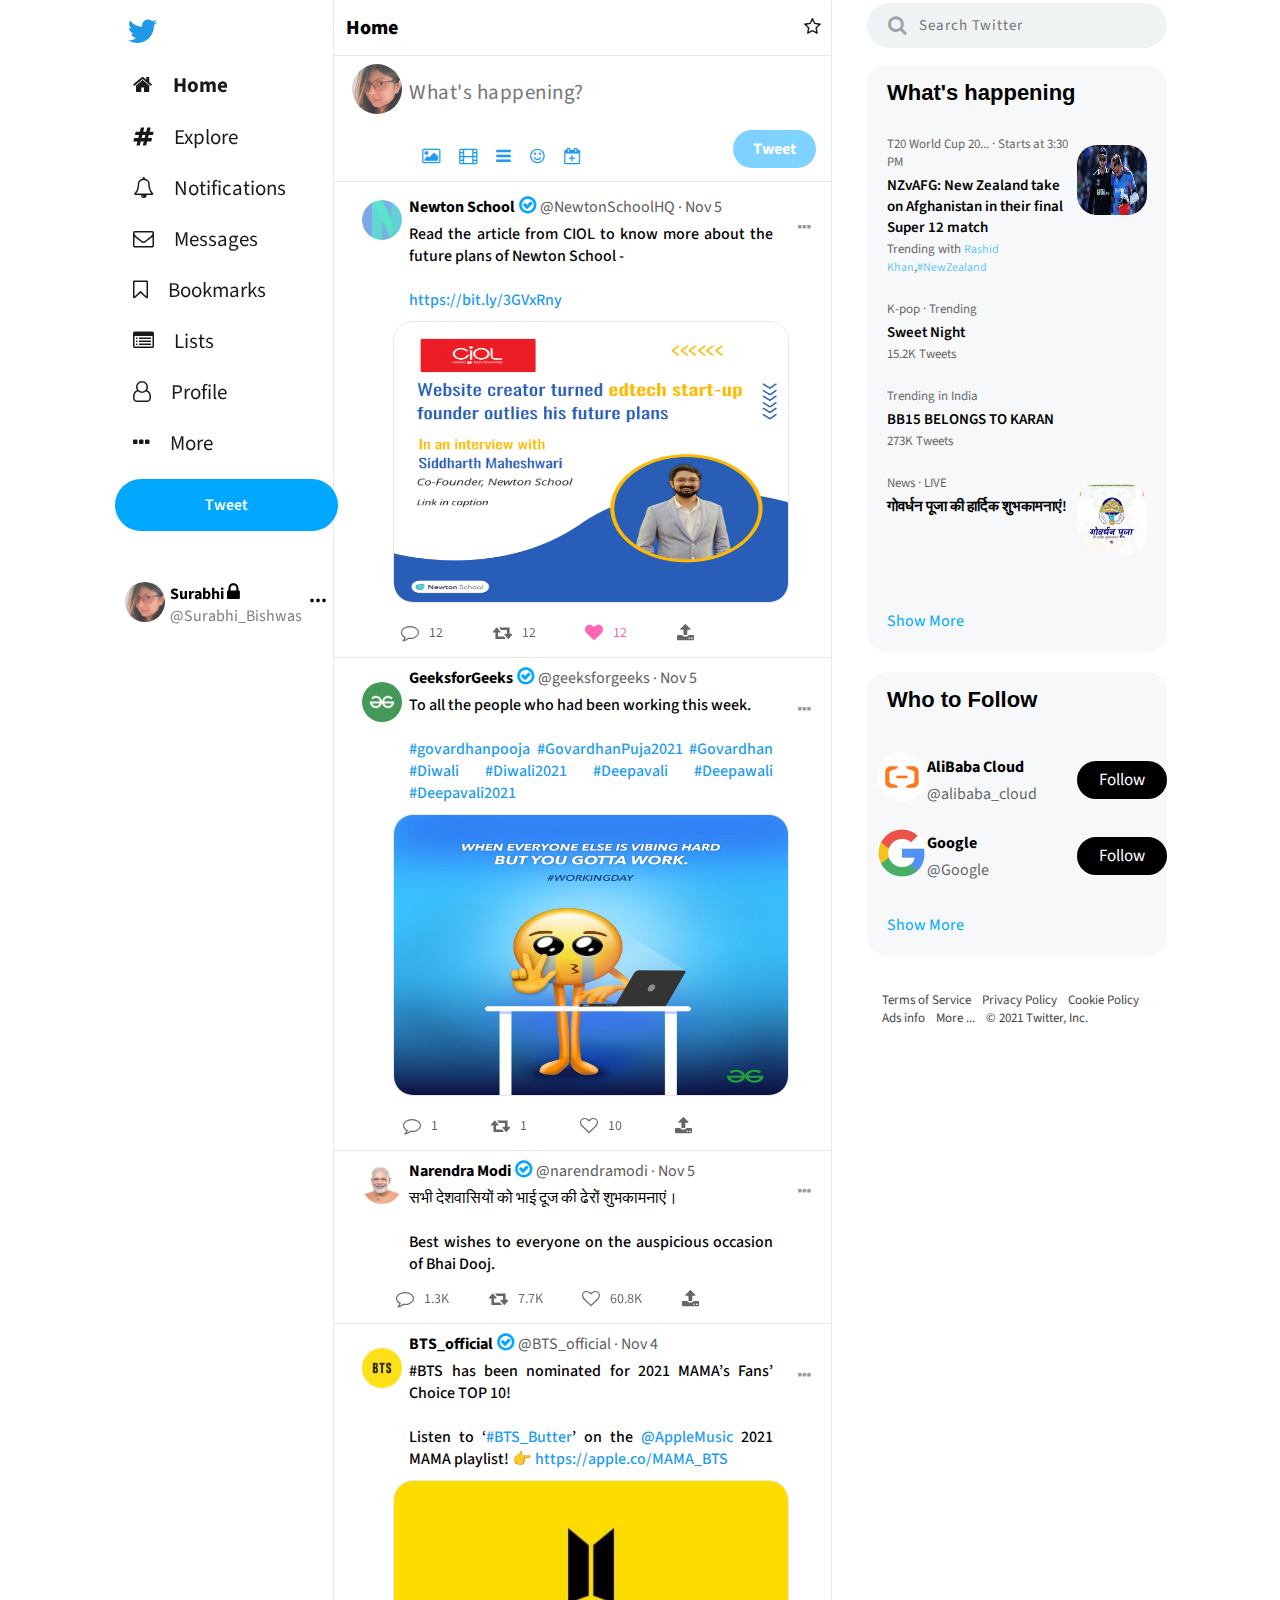
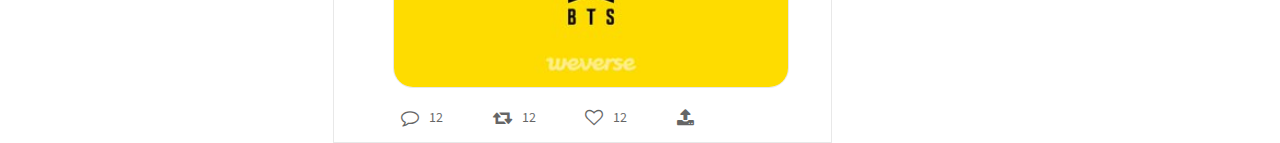
<file: index.html>
<!DOCTYPE html>
<html lang="en">
    <head>
        <meta charset="UTF-8">
        <meta http-equiv="X-UA-Compatible" content="IE=edge">
        <meta name="viewport" content="width=device-width, initial-scale=1.0">
        <title>Home / Twitter</title>
        <link rel="stylesheet" href="style.css">
        <link href="https://fonts.googleapis.com/icon?family=Material+Icons" rel="stylesheet">
        <!-- <link rel="stylesheet" href="https://cdn.jsdelivr.net/npm/@fortawesome/fontawesome-free@5.15.4/css/fontawesome.min.css"> -->
        <link rel="stylesheet" href="https://cdnjs.cloudflare.com/ajax/libs/font-awesome/4.7.0/css/font-awesome.min.css">
        <link rel="preconnect" href="https://fonts.googleapis.com">
        <link rel="preconnect" href="https://fonts.gstatic.com" crossorigin>
        <link href="https://fonts.googleapis.com/css2?family=Source+Sans+Pro&display=swap" rel="stylesheet">
        <link href="https://fonts.googleapis.com/css2?family=Open+Sans+Condensed:wght@300&display=swap" rel="stylesheet">

        <!-- Fav Icon Links -->
        <link rel="apple-touch-icon" sizes="180x180" href="favIcon/apple-touch-icon.png">
        <link rel="icon" type="image/png" sizes="32x32" href="favIcon/favicon-32x32.png">
        <link rel="icon" type="image/png" sizes="16x16" href="favIcon/favicon-16x16.png">
        <link rel="manifest" href="favIcon/site.webmanifest">
        <link rel="mask-icon" href="favIcon/safari-pinned-tab.svg" color="#5bbad5">
        <meta name="msapplication-TileColor" content="#da532c">
        <meta name="theme-color" content="#ffffff">
        <!-- End Of Fav Icon Links -->


    </head>
    <body>
        <div class="container">
            <!-- nav Menu -->
            <div class="leftDiv">
                <div class="navBar">
                    <div class="logo">
                        <i class="fa fa-twitter"></i>
                    </div>
                    <div class="nav">
                        <div><a href=""><i class="fa fa-home"></i><span><b>Home</b></span></a></div>
                        <div><a href=""><i class="fa fa-hashtag"></i><span>Explore</span></a></div>
                        <div><a href=""><i class="fa fa-bell-o"></i><span>Notifications</span></a></div>
                        <div><a href=""><i class="fa fa-envelope-o"></i><span>Messages</span></a></div>
                        <div><a href=""><i class="fa fa-bookmark-o"></i><span>Bookmarks</span></a></div>
                        <div><a href=""><i class="fa fa-list-alt"></i><span>Lists</span></a></div>
                        <div><a href=""><i class="fa fa-user-o"></i><span>Profile</span></a></div>
                        <div><a href=""><i class="fa fa-ellipsis-h"></i><span>More</span></a></div>
                        <div><button>Tweet</button></div>
                        <div class="logOut">
                            <div class="profilePhoto"><img src="images/profilePhoto.jpg" alt=""></div>
                            <div class="userName">
                                <p class="p1"><b>Surabhi <i class="fa fa-lock"></i></b></p>
                                <p class="p2">@Surabhi_Bishwas</p>
                            </div>
                            <div class="dot"><p>...</p></div>
                        </div>
                    </div>
                </div>
            </div>
            <!-- End Of nav Menu -->
            <!-- Content Menu -->
            <div class="midDiv">
                <div class="midDivHeader">
                    <img src="images/profilePhoto.jpg" alt="">
                    <span>
                        <a href="">Home</a>
                    </span>
                    <span>
                        <i class="fa fa-star-o"></i>
                    </span>
                </div>
                    <img src="images/newTweet.png" class="newTweetIcon" alt="newTweetIconForMob">
                <div class="midDivFooter">
                    <span>
                        <b><i class="fa fa-home"></i></b>
                    </span>
                    <span>
                        <i class="fa fa-search"></i>
                    </span>
                    <span>
                        <i class="fa fa-bell-o"></i>
                    </span>
                    <span>
                        <i class="fa fa-envelope-o"></i>
                    </span>
                </div>
                <div class="tweet">
                    <div class="postTweet">
                        <div class="profileTweet">
                            <span><img src="images/profilePhoto.jpg" alt=""></span>
                            <span><input type="text" placeholder="What's happening?"></span>
                        </div>
                        <div class="postExtra">
                            <div class="postExtraIcons">
                                <span><a href=""><i class="fa fa-picture-o"></i></a></span>
                                <span><a href=""><i class="fa fa-film"></i></a></span>
                                <span><a href=""><i class="fa fa-bars"></i></a></span>
                                <span><a href=""><i class="fa fa-smile-o"></i></a></span>
                                <span><a href=""><i class="fa fa-calendar-plus-o"></i></a></span>
                            </div>
                            <span><button>Tweet</button></span>
                        </div>
                    </div>
                    <div class="othersTweet">
                        <!-- Each Person -->
                        <div class="eachTweet">
                            <div class="profileTweet">
                                <div class="eachProfilePhoto">
                                    <img src="images/newtonSchool.png" alt="">
                                </div>
                                <div class="tweetDesc fTweetDesc">
                                    <span><p><b>Newton School</b><i class="fa fa-check-circle-o"></i>@NewtonSchoolHQ &middot; Nov 5</p></span>
                                    <div class="msg">
                                        <p>Read the article from CIOL to know more about the future plans of Newton School - <br><br><a style="color: #1d9bf0;">https://bit.ly/3GVxRny</a></p>
                                    </div>
                                </div>
                                <div class="moreOptions">
                                    <i class="fa fa-ellipsis-h"></i>
                                </div>
                            </div>
                            <div class="imageVideo">
                                <img src="images/newtonSchoolImg.jpg" alt="">
                            </div>
                            <div class="reactionIcons">
                                <div class="comment"><i class="fa fa-comment-o"></i><p>12</p></div>
                                <div class="retweet"><i class="fa fa-retweet"></i><p>12</p></div>
                                <div class="like" style="color: #ff0281;"><i class="fa fa-heart"></i><p>12</p></div>
                                <div class="bookmark"><i class="fa fa-upload"></i></div>
                            </div>
                        </div>
                        <!-- End Of Each Person -->
                        <!-- Each Person -->
                        <div class="eachTweet">
                            <div class="profileTweet">
                                <div class="eachProfilePhoto">
                                    <img src="images/gfg.jpg" alt="">
                                </div>
                                <div class="tweetDesc">
                                    <span><p><b>GeeksforGeeks</b><i class="fa fa-check-circle-o"></i>@geeksforgeeks &middot; Nov 5</p></span>
                                    <div class="msg">
                                        <p>To all the people who had been working this week. <br><br><a style="color: #1d9bf0;">#govardhanpooja #GovardhanPuja2021 #Govardhan #Diwali #Diwali2021 #Deepavali #Deepawali #Deepavali2021</a></p>
                                    </div>
                                </div>
                                <div class="moreOptions">
                                    <i class="fa fa-ellipsis-h"></i>
                                </div>
                            </div>
                            <div class="imageVideo">
                                <img src="images/gfgImg.jpg" alt="">
                            </div>
                            <div class="reactionIcons">
                                <div class="comment"><i class="fa fa-comment-o"></i><p>1</p></div>
                                <div class="retweet"><i class="fa fa-retweet"></i><p>1</p></div>
                                <div class="like"><i class="fa fa-heart-o"></i><p>10</p></div>
                                <div class="bookmark"><i class="fa fa-upload"></i></div>
                            </div>
                        </div>
                        <!-- End Of Each Person -->
                        <!-- Each Person -->
                        <div class="eachTweet">
                            <div class="profileTweet">
                                <div class="eachProfilePhoto">
                                    <img src="images/modiJi.png" alt="">
                                </div>
                                <div class="tweetDesc fTweetDesc">
                                    <span><p><b>Narendra Modi</b><i class="fa fa-check-circle-o"></i>@narendramodi &middot; Nov 5</p></span>
                                    <div class="msg">
                                        <p>सभी देशवासियों को भाई दूज की ढेरों शुभकामनाएं। <br><br>Best wishes to everyone on the auspicious occasion of Bhai Dooj.</p>
                                    </div>
                                </div>
                                <div class="moreOptions">
                                    <i class="fa fa-ellipsis-h"></i>
                                </div>
                            </div>
                            <div class="reactionIcons">
                                <div class="comment"><i class="fa fa-comment-o"></i><p>1.3K</p></div>
                                <div class="retweet"><i class="fa fa-retweet"></i><p>7.7K</p></div>
                                <div class="like"><i class="fa fa-heart-o"></i><p>60.8K</p></div>
                                <div class="bookmark"><i class="fa fa-upload"></i></div>
                            </div>
                        </div>
                        <!-- End Of Each Person -->
                        <!-- Each Person -->
                        <div class="eachTweet">
                            <div class="profileTweet">
                                <div class="eachProfilePhoto">
                                    <img src="images/bts.jpg" alt="">
                                </div>
                                <div class="tweetDesc">
                                    <span><p><b>BTS_official</b><i class="fa fa-check-circle-o"></i>@BTS_official &middot; Nov 4</p></span>
                                    <div class="msg">
                                        <p>#BTS has been nominated for 2021 MAMA’s Fans’ Choice TOP 10! <br><br>Listen to ‘<a style="color: #1d9bf0;">#BTS_Butter</a>’ on the <a style="color: #1d9bf0;">@AppleMusic</a>
                                            2021 MAMA playlist! 
                                           👉 <a style="color: #1d9bf0;">https://apple.co/MAMA_BTS</a></p>
                                    </div>
                                </div>
                                <div class="moreOptions">
                                    <i class="fa fa-ellipsis-h"></i>
                                </div>
                            </div>
                            <div class="imageVideo">
                                <img src="images/btsLogo.jpg" alt="">
                            </div>
                            <div class="reactionIcons">
                                <div class="comment"><i class="fa fa-comment-o"></i><p>12</p></div>
                                <div class="retweet"><i class="fa fa-retweet"></i><p>12</p></div>
                                <div class="like"><i class="fa fa-heart-o"></i><p>12</p></div>
                                <div class="bookmark"><i class="fa fa-upload"></i></div>
                            </div>
                        </div>
                        <!-- End Of Each Person -->
                    </div>
                </div>
            </div>
            <!-- End Of Content Menu -->
            <!-- Trending Menu -->
            <div class="rightDiv">
                <div class="trendingAndFollow">
                    <div class="search">
                        <input type="search" placeholder="Search Twitter">
                        <span><i class="fa fa-search"></i></span>
                    </div>
                    <div class="trending">
                        <div class="trendingAndFollowHeader">
                            <p>What's happening</p>
                        </div>
                        <div class="trends">
                            <!-- Each Trend -->
                            <div class="eachTrend">
                                <div class="trendDetails">
                                    <div class="trendName">
                                        <p>T20 World Cup 20... &middot; Starts at 3:30 PM</p>
                                    </div>
                                    <div class="trendDesc">
                                        <p>NZvAFG: New Zealand take on Afghanistan in their final Super 12 match</p>
                                    </div>
                                    <div class="trendWith">
                                        <p>Trending with <a href="">Rashid Khan</a>,<a href="">#NewZealand</a></p>
                                    </div>
                                </div>
                                <div class="trendPicture">
                                    <img src="images/trend1.jpg" alt="">
                                </div>
                            </div>
                            <!-- End Of Each Trend -->
                            <!-- Each Trend -->
                            <div class="eachTrend">
                                <div class="trendDetails">
                                    <div class="trendName">
                                        <p>K-pop · Trending</p>
                                    </div>
                                    <div class="trendDesc">
                                        <p>Sweet Night</p>
                                    </div>
                                    <div class="trendWith">
                                        <p>15.2K Tweets</p>
                                    </div>
                                </div>
                            </div>
                            <!-- End Of Each Trend -->
                            <!-- Each Trend -->
                            <div class="eachTrend">
                                <div class="trendDetails">
                                    <div class="trendName">
                                        <p>Trending in India</p>
                                    </div>
                                    <div class="trendDesc">
                                        <p>BB15 BELONGS TO KARAN</p>
                                    </div>
                                    <div class="trendWith">
                                        <p>273K Tweets</p>
                                    </div>
                                </div>
                            </div>
                            <!-- End Of Each Trend -->
                            <!-- Each Trend -->
                            <div class="eachTrend">
                                <div class="trendDetails">
                                    <div class="trendName">
                                        <p>News · LIVE</p>
                                    </div>
                                    <div class="trendDesc">
                                        <p>गोवर्धन पूजा की हार्दिक शुभकामनाएं!</p>
                                    </div>
                                </div>
                                <div class="trendPicture">
                                    <img src="images/trend2.jpg" alt="">
                                </div>
                            </div>
                            <!-- End Of Each Trend -->
                            <div class="showMore">
                                <a href="">Show More</a>
                            </div>
                            <!-- End Of Each Trend -->
                        </div>
                    </div>
                    <!-- Follow -->
                    <div class="follow">
                        <div class="trendingAndFollowHeader">
                            <p>Who to Follow</p>
                        </div>
                        <div class="profile">
                            <!-- Each Profile -->
                            <div class="eachProfile">
                                <div class="followProfilePhoto">
                                    <img src="images/alibaba.png" alt="">
                                </div>
                                <div class="followName">
                                    <div class="mainName">
                                        <h3>AliBaba Cloud</h3>
                                    </div>
                                    <div class="userName">
                                        <p>@alibaba_cloud</p>
                                    </div>
                                </div>
                                <div class="followBtn">
                                    <button>Follow</button>
                                </div>
                            </div>
                            <!-- End Of Each Profile -->
                            <!-- Each Profile -->
                            <div class="eachProfile">
                                <div class="followProfilePhoto">
                                    <img src="images/google.jpg" alt="">
                                </div>
                                <div class="followName">
                                    <div class="mainName">
                                        <h3>Google</h3>
                                    </div>
                                    <div class="userName">
                                        <p>@Google</p>
                                    </div>
                                </div>
                                <div class="followBtn">
                                    <button>Follow</button>
                                </div>
                            </div>
                            <!-- End Of Each Profile -->
                        </div>
                        <div class="showMore">
                            <a href="">Show More</a>
                        </div>
                    </div>
                    <!-- End Of Follow -->
                    <div class="footer">
                        <p><a>Terms of Service</a><a>Privacy Policy</a><a>Cookie Policy</a><br><a>Ads info</a><a>More ...</a>© 2021 Twitter, Inc.</p>
                    </div>
                </div>
            </div>
            <!-- End Of Trending Menu -->
        </div>
    </body>
</html>
</file>
<file: style.css>
*
{
    padding: 0;
    margin: 0;
    font-family: 'Source Sans Pro',sans-serif;
}
.container
{
    display: grid;
    grid-template-columns: 26% 39% 35%;
}
.leftDiv
{
    width: 99.8%;
    height: 760px;
}
.navBar
{
    width: 30%;
    position: fixed;
    margin:0 auto;
}
.logo
{
    padding: 4% 0 4% 33%;
}
.logo i
{
    font-size: 33px;
    color: #088de6e7;
}
.nav
{
    display: grid;
}
.nav div a
{
    font-family: 'Open Sans Condensed', sans-serif;
    text-decoration: none;
    font-size: 21px;
    padding: 15px 18px;
    border-radius: 30px;
    color: rgba(0, 0, 0, 0.9);
}
.nav div
{
    padding: 1.5% 0 4% 30%;
}
.nav div a i
{
    padding: 0 20px 0 0;
}
.nav div a:hover
{
    background: rgba(182, 170, 170, 0.301);
}
.nav button
{
    padding: 15px 90px;
    margin-bottom: 70px;
    border-radius: 30px;
    outline: none;
    background: #00a7ff;
    color: white;
    border: none;
    font-weight: 600;
    font-size: 16px;
    cursor: pointer;
}
.nav button:hover
{
    background: #0093ff;
    transition: 0.1s;
}

.midDiv
{
    width: 99.6%;
    border-right: 1px solid #e8e8e8;
    border-left: 1px solid #e8e8e8;
    background: white;
}
.logOut div
{
    float: left;
    margin-top: -40px;
    padding: 0px;
}
.logOut img
{
    margin-left: 10px;
    width: 40px;
    height: 40px;
    border-radius: 50%;
    cursor: pointer;
    opacity: 0.9;
}
.logOut .userName
{
    margin-right: 7px;
    margin-left: 5px;
}
.logOut .userName i
{
    font-size: 20px;
}
.logOut .userName .p2
{
    color: grey;
}
.logOut .dot
{
    font-size: 20px;
    font-weight: bold;
}
.midDivHeader
{
    width: 100%;
    height: 55px;
    display: flex;
    flex-wrap: wrap;
    justify-content: space-between;
    align-items: center;
    border-bottom: 1px solid #e8e8e8;
    position: sticky;
    top: 0;
    background: white;
    z-index: 1000;
}
.midDivFooter
{
    display: none;
}
.midDivHeader img
{
    display: none;
    width: 32px;
    height: 32px;
    border-radius: 50%;
    cursor: pointer;
    opacity: 0.9;
}

.midDivHeader span a
{
    padding-left: 12px;
    padding-bottom: 15px;
    text-decoration: none;
    color: black;
    font-weight: 800;
    font-size: 20px;
}
.midDivHeader span i
{
    padding-right: 10px;
    font-size: 18px;
    color: black;
}
.newTweetIcon
{
    display: none;
}
/* .tweet
{
    max-height: 704px; */
    /* overflow-y: hidden; */
/* } */
/* .tweet:hover
{
    overflow-y: auto;
} */
.postTweet
{
    margin-bottom: 5px;
    display: block;
    width: 100%;
    border-bottom: 1px solid #e8e8e8;
    height: 125px;
}
.profileTweet
{
    display: flex;
    flex-wrap: wrap;
    align-items: center;
    padding-left:18px;
    padding-top: 8px;
}
.profileTweet img
{
    width: 50px;
    height: 50px;
    border-radius: 50%;
    cursor: pointer;
    opacity: 0.9;
}
.profileTweet img:hover
{
    opacity: 1;
}
.profileTweet span input
{
    font-size: 21px;
    color: rgb(0, 0, 0);
    letter-spacing: 0.5px;
    outline: none;
    border: none;
}
.postExtra
{
    display: flex;
    flex-wrap: wrap;
    justify-content: space-between;
}
.postExtraIcons
{
    margin-left: 80px;
    margin-top: 15px;
}
.postExtraIcons span a
{
    text-decoration: none;
    color: #1d9bf0;
    font-size: 17px;
    padding: 8px 8px;
    border-radius: 50%;
}
.postExtraIcons span a:hover
{
    background: #e1f5ff;
}
.postExtra span button
{
    margin: 0 15px 0 0;
    padding: 8px 20px;
    border-radius: 30px;
    border: none;
    background: #00a7ff;
    font-size: 16px;
    color: white;
    opacity: 0.5;
    font-weight: 700;
}
.postExtra span button:hover
{
    background: #0093ff;
}
.othersTweet
{
    width: 100%;
}
.eachTweet
{
    cursor: pointer;
    width: 100%;
    border-bottom: 1px solid #e8e8e8;
}
.eachTweet:hover
{
    background-color: #e8e8e8;
}
.profileTweet
{
    display: grid;
    grid-template-columns: 12% 76% 12%;
    margin: 0 0 10px 0;
    align-items: center;
}
.eachProfilePhoto
{
    padding: 0 0 60px 10px;
}
.eachProfilePhoto img
{
    width: 40px;
    height: 40px;
    border-radius: 50%;
    opacity: 0.9;
    cursor: pointer;
}
.eachProfilePhoto img:hover
{
    opacity: 1;
}
.tweetDesc span i
{
    padding: 0 4px 0 4px;
    color: #00a7ff;
    font-size: 20px
}
.tweetDesc span p
{
    color: #5d5d5d;
}
.tweetDesc span b
{
    color: black;
}
.msg
{
    color: black;
    font-size: 16px;
    font-weight: 500;
    padding: 5px 0 0 0;
    text-align: justify;
    text-justify: inter-word;
    word-wrap: break-word;
}
.tweetDesc span b:hover
{
    text-decoration: underline;
}
.moreOptions
{
    margin-bottom: 50px;
    margin-left: 25px;
    cursor: pointer;
    color:grey;
    opacity: 0.8;
}
.imageVideo
{
    margin: 0 0 0 12%;
}
.imageVideo img
{
    border-radius: 20px;
    border: 1px solid #e8e8e8;
    width: 90%;
    max-height: 280px;
}
.reactionIcons
{
    margin: 2% 0 2% 8%;
    display: flex;
    flex-wrap: wrap;
    justify-content: space-around;
    width: 70%;
    opacity: 0.6;
}
.reactionIcons div
{
    display: flex;
    align-items: center;
    cursor: pointer;
}
.reactionIcons div p
{
    padding: 0 0 0 5px;
    font-size: 14px;
}
.reactionIcons div i
{
    font-size: 18px;
    padding: 5px 5px;
    border-radius: 50%;
}
.comment:hover
{
    color: #00a7ff;
}
.retweet:hover
{
    color: green;
}
.like:hover
{
    color: #ff0281;
}
.bookmark:hover
{
    color: #00a7ff;
}
.rightDiv
{
    width: 100%;
}
.trendingAndFollow
{
    width: 67%;
    margin: 0 0 0 35px;
}
.search
{
    width: 100%;
    height: 55px;
    position: sticky;
    top: 0;
    background: #ffffff;
    align-items: center;
    z-index: 1000;
}
.search input
{
    width: 100%;
    height: 45px;
    margin: 1% 0 0 0;
    border-color: transparent;
    border-radius: 30px;
    outline: none;
    background: #eff3f4;
    padding: 0 10px 0 50px;
    font-size: 15px;
    color: #454545;
    letter-spacing: 1px;
}
.search span
{
    position: absolute;
    left: 7%;
    top: 12px;
    font-size: 20px;
    color: #454545ea;
    opacity: 0.5;
}
.trending, .follow
{
    width: 100%;
    background-color: #eff3f496;
    border-radius: 20px;
    margin: 10px 0 20px 0;
}
.trendingAndFollowHeader
{
    width: 100%;
    height: 70px;
}
.trendingAndFollowHeader p
{
    padding: 15px 20px;
    font-family: 'Anton', sans-serif;
    font-size: 22px;
    font-weight: 900;
}
.trends, .profile
{
    width: 100%;
}
.eachTrend
{
    margin-bottom: 20px;
    display: grid;
    grid-template-columns: 70% 30%;

}
.trendDetails
{
    margin: 0 0 2px 20px;
}
.trendName
{
    margin: 0 0 4px 0;
    cursor: pointer;
}
.trendName p, .trendWith p
{
    font-size: 13px;
    opacity: 0.6;
}
.trendWith
{
    margin: 0 0 2px 0;
    cursor: pointer;
}
.trendDesc p
{
    font-size: 15px;
    font-weight: 600;
    text-justify: inter-word;
    word-wrap: break-word;
    margin: 0 0 2px 0;
    cursor: pointer;
}
.trendWith p a
{
    font-size: 12px;
    text-decoration: none;
    color: #00a7ff;
}
.trendWith p a:hover
{
    text-decoration: underline;
    opacity: 1;
}
.trendPicture
{
    padding: 10px 0;
}
.trendPicture img
{
    width: 70px;
    height:70px;
    border-radius:20px;
}
.eachTrend:hover, .eachProfile:hover
{
    background: #e8e8e8;
    opacity: 0.8;
}
.showMore
{
    padding: 20px 20px;
}
.showMore a
{
    text-decoration: none;
    color: #00a7ff
}
.showMore:hover
{
    background: #e8e8e8;
    border-radius: 0 0 20px 20px;
}
.eachProfile
{
    cursor: pointer;
    display: grid;
    grid-template-columns: 20% 50% 30%;
    padding: 10px 0;
    align-items: center;
}
.followProfilePhoto
{
    padding: 0 0 0 10px;
}
.followProfilePhoto img
{
    width: 50px;
    height: 50px;
    border-radius: 50%;
    opacity: 0.9;
}
.followProfilePhoto img:hover
{
    opacity: 1;
}
.followersName p
{
    font-size: 16px;
    font-weight: 600;
}
.followName h3
{
    font-size: 16px;
}
.followName p
{
    opacity: 0.6;
    padding: 5px 0 0 0;
}
.followBtn button
{
    padding: 5px 20px;
    outline: none;
    border: 2px solid black;
    background-color: black;
    color: #ffffff;
    border-radius: 20px;
    font-size: 17px;
    text-transform: capitalize;
}
.footer:current
{
    position:fixed;
    bottom:50px;
}
.footer p
{
    color: #454545;
    padding: 15px 15px;
    font-size: 13px;
}

.footer a
{  cursor: pointer;
    margin-right: 11px;
    margin-bottom: 11px;
}
.footer a:hover
{  
    text-decoration: underline;
}
@media (max-width:1450px)
{
    
    .nav span.nav button
    {
        padding: 15px 90px;
        border-radius: 30px;
        outline: none;
        background: #00a7ff;
        color: white;
        border: none;
        font-weight: 600;
        font-size: 16px;
        cursor: pointer;
    }
}

@media(max-width:960px)
{
    .leftDiv, .postTweet, .rightDiv
    {
        display: none;
    }
    .midDivHeader img
    {
        margin-left: 12px;
        display: block;
    }
    .midDivHeader
    {
        width: 100%;
        height: 55px;
        display: flex;
        flex-wrap: wrap;
        justify-content:flex-start;
    }
    .midDivHeader span i
    {
        padding-left: 230px;
    }
    .midDivFooter
    {
        display: block;
        width:100%;
        height: 45px;
        display: flex;
        flex-wrap: wrap;
        justify-content:space-around;
        align-items: center;
        border-top: 1px solid #e8e8e8;
        border-right: 1px solid #e8e8e8;
        position: fixed;
        bottom: 0;
        background: white;
        z-index: 1000;
        font-size: 20px;
    }
    .newTweetIcon
    {
        display: block;
        border-color: black;
        height: 55px;
        width: 55px;
        border-radius: 50%;
        position: fixed;
        bottom: 65px;
        right:20px;
        z-index: 2000;
    }   
    .container
    {
        grid-template-columns: 100%;
    }
    .profileTweet
    {
        display: grid;
        margin: 0 0 10px 0;
        align-items: center;
        grid-template-columns: 14% 76% 10%;
    }
    .eachProfilePhoto
    {
        padding: 0 0 80px 0;
    }
    .eachProfilePhoto img
    {
        width: 40px;
        height: 40px;
        border-radius: 50%;
    }
    .moreOptions
    {
        margin-bottom: 75px;
        margin-left: 10px;
    }
    .fTweetDesc
    {
        margin-bottom: 30px;
    }
    .tweetDesc span p
    {
        font-size: 13px;
    }
    .msg
    {
        font-size: 14px;
    }
    .tweetDesc span i
    {
        font-size: 18px;
    }
}
</file>
